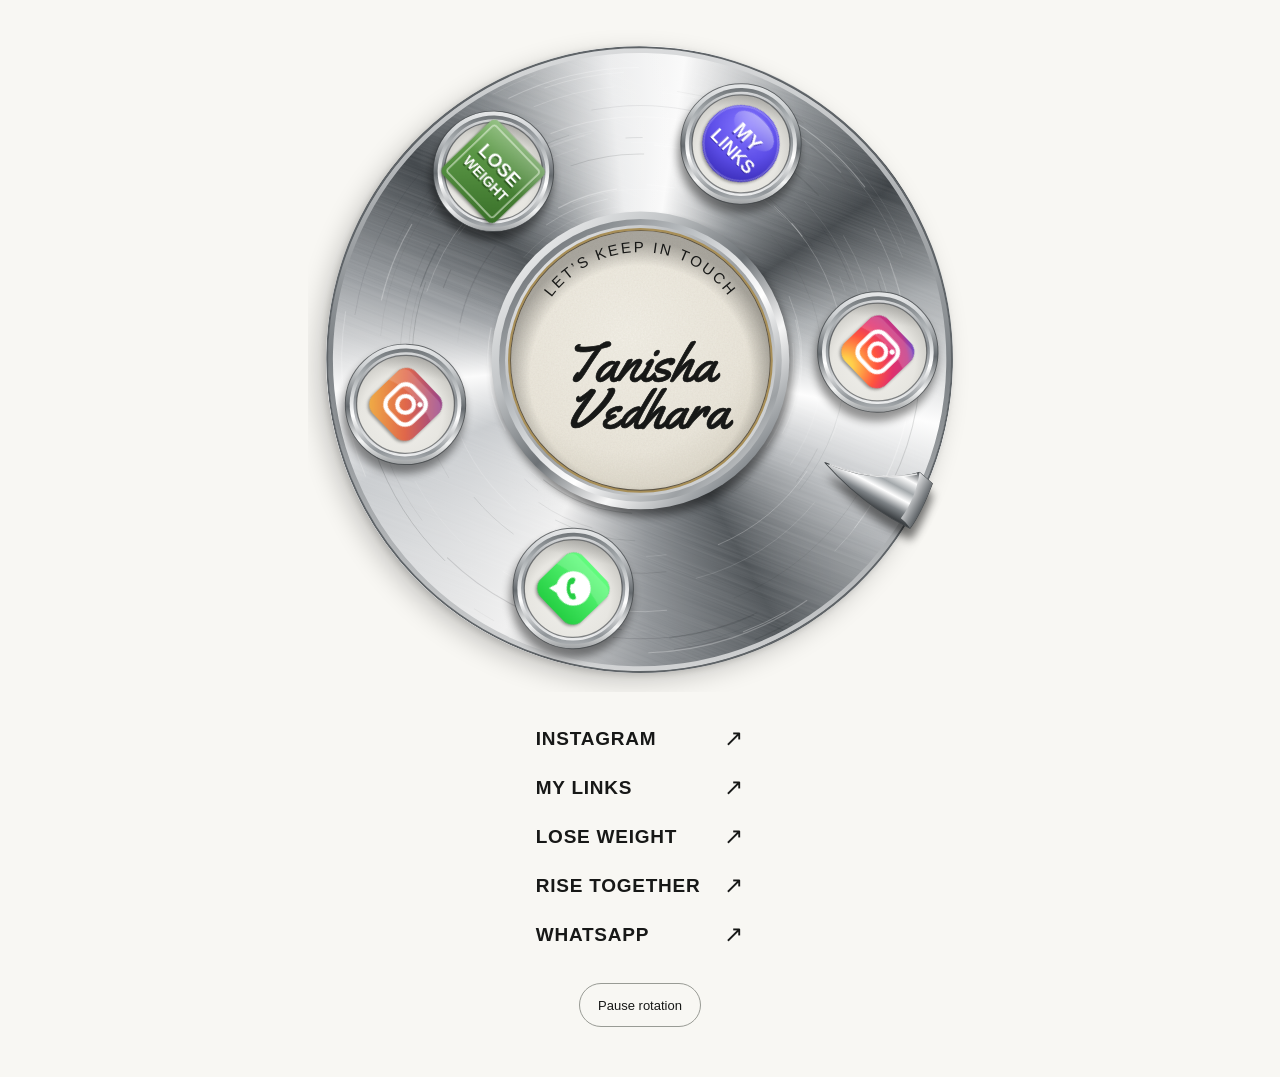
<file: index.html>
<!doctype html>
<html lang="en">
<head>
  <meta charset="utf-8">
  <meta name="viewport" content="width=device-width,initial-scale=1">
  <meta name="description" content="Tanisha Vedhara — Get Gut Smart. Instagram, links, lose weight plan, Rise Together and WhatsApp.">
  <title>Tanisha Vedhara</title>
  <style>
    @font-face { font-family:'Yellowtail'; src:url('assets/fonts/yellowtail.woff2') format('woff2'); font-display:block; }
    :root { color-scheme: light; --paper:#f8f7f3; --ink:#171817; }
    * { box-sizing:border-box; }
    body { margin:0; background:var(--paper); color:var(--ink); font-family:Arial,sans-serif; }
    main { width:min(100%,680px); margin:auto; padding:40px 20px 50px; }
    .dial { width:100%; aspect-ratio:1; position:relative; isolation:isolate; overflow:clip; overflow-clip-margin:12px; margin-bottom:34px; container-type:inline-size; }
    .mechanism { position:absolute; inset:1%; border-radius:50%; background:conic-gradient(from 200deg,#c9cccf,#fbfbfb 5%,#9a9ea2 11%,#3f4448 18%,#7b8084 23%,#e9eaeb 30%,#f9f9f9 34%,#7c8185 41%,#33383c 47%,#a6aaad 53%,#fdfdfd 60%,#babdc0 66%,#4f5458 74%,#8e9296 81%,#f0f0f0 89%,#c9cccf); box-shadow:0 12px 26px #0003,0 3px 6px #0002; }
    .plate { position:absolute; inset:0; width:100%; height:100%; border-radius:50%; }
    .connection { position:absolute; left:var(--x); top:var(--y); width:19%; aspect-ratio:1; min-width:44px; min-height:44px; border-radius:50%; transform:translate(-50%,-50%); display:grid; place-items:center; color:var(--accent); text-decoration:none; font-weight:700; font-size:clamp(15px,4.5vw,29px); -webkit-tap-highlight-color:transparent; }
    .connection img { width:50%; height:50%; object-fit:contain; filter:drop-shadow(0 2px 1.5px #0005) drop-shadow(0 0 .5px #0003); }
    .connection img.fill { width:66%; height:66%; }
    .connection[aria-disabled] { cursor:default; }
    .connection.is-selected { outline:3px solid var(--accent); outline-offset:-2px; }
    a:focus-visible, button:focus-visible { outline:3px solid #216dca; outline-offset:6px; }
    .center { position:absolute; inset:26.5%; pointer-events:none; }
    .center svg { position:absolute; inset:0; width:100%; height:100%; overflow:visible; }
    .arch { font:500 10px 'Gill Sans','Gill Sans MT','Trebuchet MS',Arial,sans-serif; letter-spacing:1.6px; fill:var(--ink); }
    h1 { position:absolute; inset:27% 4% 9%; margin:0; display:flex; flex-direction:column; justify-content:center; align-items:center; font-family:'Yellowtail','Brush Script MT',cursive; font-weight:400; font-size:25px; font-size:8.5cqw; line-height:.86; -webkit-text-stroke:.012em currentColor; text-align:center; white-space:nowrap; }
    h1 span:nth-child(2) { margin-left:.25em; }
    .stop { position:absolute; inset:0; width:100%; height:100%; pointer-events:none; overflow:visible; }
    .link-directory { width:max-content; max-width:100%; margin:0 auto; }
    .link-directory a, .pending { display:flex; gap:24px; align-items:center; justify-content:space-between; padding:9px 0; min-height:44px; text-decoration:none; color:inherit; font:600 clamp(16px,2.9vw,19px)/1.35 'Gill Sans','Gill Sans MT',Arial,sans-serif; text-transform:uppercase; letter-spacing:.04em; }
    .link-directory a:hover .label { text-decoration:underline; text-underline-offset:4px; }
    .link-directory li { list-style:none; }
    .link-directory ul { margin:0; padding:0; }
    .label { overflow-wrap:anywhere; }
    .arrow { flex-shrink:0; font-family:Arial,sans-serif; font-size:23px; font-weight:400; }
    .pending { color:#646563; }
    .pending small { font-size:10px; letter-spacing:0; white-space:nowrap; text-transform:none; }
    .controls { text-align:center; margin:24px 0 0; }
    button { min-height:44px; padding:10px 18px; color:inherit; border:1px solid #999b95; background:transparent; border-radius:30px; cursor:pointer; font:13px Arial,sans-serif; }
    .setup-note { max-width:420px; margin:25px auto 0; font-size:13px; line-height:1.5; text-align:center; color:#565955; }
    .sr-only { position:absolute; width:1px; height:1px; padding:0; margin:-1px; overflow:hidden; clip:rect(0,0,0,0); white-space:nowrap; border:0; }
    @media(max-width:480px) { main { padding:26px 20px 32px; } .dial { margin-bottom:30px; } }
  </style>
</head>
<body>
  <main>
    <div class="dial" aria-label="Rotary links">
      <div class="mechanism"></div>
      <div class="center">
        <svg viewBox="0 0 200 200" aria-hidden="true">
          <defs>
            <linearGradient id="bz1" x1="0" y1="0" x2="1" y2="1"><stop offset="0" stop-color="#fff"/><stop offset=".3" stop-color="#c4c7c9"/><stop offset=".5" stop-color="#6c7175"/><stop offset=".68" stop-color="#f7f7f7"/><stop offset=".85" stop-color="#8b9094"/><stop offset="1" stop-color="#3f4448"/></linearGradient>
            <linearGradient id="bz2" x1="0" y1="0" x2="1" y2="1"><stop offset="0" stop-color="#4c5155"/><stop offset=".35" stop-color="#b9bdc0"/><stop offset=".6" stop-color="#fff"/><stop offset=".8" stop-color="#9da1a4"/><stop offset="1" stop-color="#f1f2f2"/></linearGradient>
            <linearGradient id="bz3" x1="0" y1="0" x2="1" y2="1"><stop offset="0" stop-color="#f6f6f6"/><stop offset=".5" stop-color="#9ca0a3"/><stop offset="1" stop-color="#e9eaea"/></linearGradient>
            <radialGradient id="paper" cx=".45" cy=".4" r=".65"><stop offset="0" stop-color="#f3f0e7"/><stop offset=".7" stop-color="#ebe7dc"/><stop offset="1" stop-color="#d8d3c5"/></radialGradient>
            <radialGradient id="paper-shade" cx=".5" cy=".56" r=".52"><stop offset=".82" stop-color="#000" stop-opacity="0"/><stop offset="1" stop-color="#000" stop-opacity=".28"/></radialGradient>
            <filter id="soft" x="-20%" y="-20%" width="140%" height="140%"><feGaussianBlur stdDeviation="3"/></filter>
            <filter id="grain" x="0" y="0" width="100%" height="100%"><feTurbulence type="fractalNoise" baseFrequency=".9" numOctaves="2" seed="4"/><feColorMatrix values="0 0 0 0 .35  0 0 0 0 .3  0 0 0 0 .22  0 0 0 .55 0"/></filter>
            <clipPath id="paper-clip"><circle cx="100" cy="100" r="86"/></clipPath>
            <path id="name-arch" d="M 27 101 A 73 73 0 0 1 173 101"/>
          </defs>
          <circle cx="102" cy="105" r="99" fill="#000" opacity=".45" filter="url(#soft)"/>
          <circle cx="100" cy="100" r="99" fill="url(#bz1)"/>
          <circle cx="100" cy="100" r="94" fill="url(#bz2)"/>
          <circle cx="100" cy="100" r="90" fill="url(#bz3)"/>
          <circle cx="100" cy="100" r="88" fill="#a88f58"/>
          <circle cx="100" cy="100" r="86.6" fill="#5c5446"/>
          <circle cx="100" cy="100" r="86" fill="url(#paper)"/>
          <rect width="200" height="200" filter="url(#grain)" clip-path="url(#paper-clip)" opacity=".22"/>
          <circle cx="100" cy="100" r="86" fill="url(#paper-shade)"/>
          <text class="arch" text-anchor="middle"><textPath href="#name-arch" startOffset="50%"></textPath></text>
        </svg>
        <h1></h1>
      </div>
      <svg class="stop" viewBox="0 0 1000 1000" aria-hidden="true">
        <defs>
          <linearGradient id="stop-metal" x1="0" y1="0" x2="0" y2="1"><stop offset="0" stop-color="#4b5054"/><stop offset=".22" stop-color="#fbfbfb"/><stop offset=".42" stop-color="#a3a8ab"/><stop offset=".6" stop-color="#ffffff"/><stop offset=".8" stop-color="#7d8286"/><stop offset="1" stop-color="#34383b"/></linearGradient>
          <linearGradient id="stop-end" x1="0" y1="0" x2="1" y2="0"><stop offset="0" stop-color="#e9eaeb"/><stop offset="1" stop-color="#5b6064"/></linearGradient>
          <filter id="stop-shadow" x="-30%" y="-30%" width="160%" height="160%"><feGaussianBlur stdDeviation="7"/></filter>
        </defs>
        <g transform="translate(500 500) rotate(28)">
          <path d="M 330 6 C 382 2 432 -16 468 -50 L 494 -44 C 498 -12 499 14 496 34 C 444 36 384 26 330 6 Z" transform="translate(10 16)" fill="#000" opacity=".5" filter="url(#stop-shadow)"/>
          <path d="M 330 6 C 382 2 432 -16 468 -50 L 494 -44 C 498 -12 499 14 496 34 C 444 36 384 26 330 6 Z" fill="url(#stop-metal)" stroke="#43474a" stroke-width="1.5"/>
          <path d="M 468 -50 L 494 -44 C 498 -12 499 14 496 34 C 488 30 482 28 476 27 C 480 4 478 -24 468 -50 Z" fill="url(#stop-end)"/>
          <path d="M 338 5 C 386 0 432 -18 466 -46" fill="none" stroke="#fff" stroke-width="2.5" opacity=".8"/>
        </g>
      </svg>
    </div>
    <nav class="link-directory" aria-label="Tanisha Vedhara’s links"><ul></ul></nav>
    <div class="controls"><button class="motion-toggle" type="button" aria-pressed="false">Pause rotation</button></div>
    <p class="setup-note" hidden></p>
    <p id="dial-status" class="sr-only" aria-live="polite"></p>
    <noscript>This directory needs JavaScript to load its configured links. Please enable JavaScript.</noscript>
  </main>
  <script>
    // PERSONALIZE HERE. Use your exact public destinations. Leave unknown URLs empty.
    const SITE = {
      name: ['Tanisha', 'Vedhara'],
      arch: 'LET’S KEEP IN TOUCH',
      background: '#f8f7f3',
      ink: '#171817',
      autoplay: true,
      links: [
        { label:'Instagram', url:'https://www.instagram.com/getgutsmart/', initials:'IG', color:'#c13584', icon:'assets/instagram.svg' },
        { label:'My Links', url:'https://stan.store/Getgutsmart', initials:'ML', color:'#6355ff', icon:'assets/my-links.svg', fill:true },
        { label:'Lose Weight', url:'https://stan.store/Getgutsmart/p/ggs-plan', initials:'WP', color:'#4f8f3a', icon:'assets/lose-weight.svg', fill:true },
        { label:'Rise Together', url:'https://www.instagram.com/rise.with.tanisha/', initials:'RT', color:'#d4664a', icon:'assets/instagram-rise.svg' },
        { label:'WhatsApp', url:'https://wa.me/qr/TC26VTLGEKRXN1', initials:'WA', color:'#25d366', icon:'assets/whatsapp.svg' }
      ]
    };

    function safeDestination(value) {
      if (typeof value !== 'string' || !value.trim()) return null;
      try {
        const url = new URL(value.trim());
        if (['https:', 'http:'].includes(url.protocol)) return url.username || url.password ? null : url.href;
        if (url.protocol === 'mailto:' && /^[^\s@?]+@[^\s@?]+\.[^\s@?]+$/.test(url.pathname)) return url.href;
        if (url.protocol === 'tel:' && /^\+?[\d(). -]+$/.test(url.pathname) && /\d/.test(url.pathname)) return url.href;
      } catch {}
      return null;
    }

    // Same wind/hold/return model as the live rotary. Angles are degrees clockwise.
    const modulo = value => ((value % 360) + 360) % 360;
    const ease = value => value < .5 ? 4 * value ** 3 : 1 - (-2 * value + 2) ** 3 / 2;
    function createDialMotion({ angles, stopAngle = 11, reduced = false, onNavigate }) {
      let rotation = 0, paused = reduced, engaged = false, selection = null, elapsedAuto = 0, autoIndex = 0;
      const rest = 450, wind = 560, hold = 180, unwind = 920, cycle = rest + wind + hold + unwind;
      function automaticPosition() {
        const turn = modulo(stopAngle - angles[autoIndex]);
        if (elapsedAuto <= rest) return 0;
        if (elapsedAuto <= rest + wind) return turn * ease((elapsedAuto - rest) / wind);
        if (elapsedAuto <= rest + wind + hold) return turn;
        return turn * (1 - (elapsedAuto - rest - wind - hold) / unwind);
      }
      return {
        get rotation() { return rotation; },
        get paused() { return paused; },
        setEngaged(value) { engaged = value; },
        setPaused(value) { paused = value; },
        setReduced(value) { reduced = value; paused = value; if (selection && value) selection.duration = 0; },
        cancelSelection() { selection = null; rotation = 0; elapsedAuto = 0; },
        select(index, href) {
          const distance = modulo(stopAngle - angles[index] - rotation);
          selection = { start:rotation, end:rotation + distance, elapsed:0, duration:reduced ? 0 : 480 + distance * 1.6, href, index };
        },
        advance(elapsed) {
          if (!Number.isFinite(elapsed) || elapsed < 0) return;
          if (selection) {
            selection.elapsed += elapsed;
            const progress = selection.duration === 0 ? 1 : Math.min(selection.elapsed / selection.duration, 1);
            rotation = selection.start + (selection.end - selection.start) * ease(progress);
            if (selection.elapsed >= selection.duration + (reduced ? 0 : 180)) {
              const href = selection.href;
              autoIndex = selection.index; selection = null; rotation = modulo(rotation);
              elapsedAuto = rest + wind + hold;
              onNavigate(href);
            }
          } else if (!paused && !engaged) {
            elapsedAuto += elapsed;
            while (elapsedAuto >= cycle) { elapsedAuto -= cycle; autoIndex = (autoIndex + 1) % angles.length; }
            rotation = automaticPosition();
          }
        }
      };
    }

    // Plate artwork in a 1000-unit box (98% of the dial, matching .mechanism's inset). Holes sit 380 units out.
    function buildPlate(angles) {
      const NS = 'http://www.w3.org/2000/svg';
      let seed = 7; const random = () => (seed = (seed * 16807) % 2147483647) / 2147483647;
      const scratches = Array.from({ length: 170 }, () => {
        const r = 60 + random() * 425, start = random() * 360, sweep = 4 + random() * 38, a = start * Math.PI / 180, b = (start + sweep) * Math.PI / 180;
        const light = random() > .45;
        return `<path d="M ${500 + r * Math.cos(a)} ${500 + r * Math.sin(a)} A ${r} ${r} 0 0 1 ${500 + r * Math.cos(b)} ${500 + r * Math.sin(b)}" stroke="${light ? '#fff' : '#1d2124'}" stroke-opacity="${(light ? .22 : .12) * (.4 + random())}" stroke-width="${.6 + random() * 1.4}"/>`;
      }).join('');
      const holes = angles.map(angle => {
        const x = 500 + 380 * Math.cos(angle * Math.PI / 180), y = 500 + 380 * Math.sin(angle * Math.PI / 180);
        return `<g transform="translate(${x} ${y})">
          <circle cx="7" cy="11" r="98" fill="#000" opacity=".42" filter="url(#hole-shadow)"/>
          <circle r="96" fill="url(#rim-a)"/><circle r="96" fill="none" stroke="#3a3e41" stroke-width="1.5" opacity=".7"/>
          <circle r="89" fill="url(#rim-b)"/><circle r="83" fill="url(#rim-c)"/>
          <circle r="78" fill="url(#well)"/><circle r="78" fill="url(#well-shade)"/>
          <circle r="78" fill="none" stroke="#2c3033" stroke-width="2" opacity=".55"/>
        </g>`;
      }).join('');
      const wrapper = document.createElement('div');
      wrapper.innerHTML = `<svg class="plate" viewBox="0 0 1000 1000" aria-hidden="true">
        <defs>
          <linearGradient id="rim-a" x1="0" y1="0" x2="1" y2="1"><stop offset="0" stop-color="#fff"/><stop offset=".28" stop-color="#cfd2d4"/><stop offset=".52" stop-color="#666b6f"/><stop offset=".72" stop-color="#f3f4f4"/><stop offset="1" stop-color="#43484c"/></linearGradient>
          <linearGradient id="rim-b" x1="0" y1="0" x2="1" y2="1"><stop offset="0" stop-color="#3e4347"/><stop offset=".3" stop-color="#a5aaad"/><stop offset=".58" stop-color="#fff"/><stop offset=".8" stop-color="#8f9498"/><stop offset="1" stop-color="#f0f1f1"/></linearGradient>
          <linearGradient id="rim-c" x1="0" y1="0" x2="1" y2="1"><stop offset="0" stop-color="#fbfbfb"/><stop offset=".45" stop-color="#8a8f93"/><stop offset=".7" stop-color="#d7d9db"/><stop offset="1" stop-color="#ffffff"/></linearGradient>
          <radialGradient id="well" cx=".55" cy=".6" r=".6"><stop offset="0" stop-color="#f2f1ed"/><stop offset=".7" stop-color="#e7e6e1"/><stop offset="1" stop-color="#c9c8c3"/></radialGradient>
          <linearGradient id="well-shade" x1="0" y1="0" x2=".6" y2=".9"><stop offset="0" stop-color="#000" stop-opacity=".3"/><stop offset=".35" stop-color="#000" stop-opacity="0"/></linearGradient>
          <linearGradient id="edge" x1="0" y1="0" x2="1" y2="1"><stop offset="0" stop-color="#fff"/><stop offset=".5" stop-color="#7d8286"/><stop offset="1" stop-color="#f4f4f4"/></linearGradient>
          <radialGradient id="sheen" cx=".3" cy=".22" r=".7"><stop offset="0" stop-color="#fff" stop-opacity=".22"/><stop offset=".6" stop-color="#fff" stop-opacity="0"/></radialGradient>
          <filter id="hole-shadow" x="-30%" y="-30%" width="160%" height="160%"><feGaussianBlur stdDeviation="7"/></filter>
          <filter id="brushed" x="0" y="0" width="100%" height="100%"><feTurbulence type="fractalNoise" baseFrequency=".003 .35" numOctaves="2" seed="9"/><feColorMatrix values="0 0 0 0 1  0 0 0 0 1  0 0 0 0 1  0 0 0 .5 -.12"/></filter>
          <clipPath id="plate-clip"><circle cx="500" cy="500" r="497"/></clipPath>
        </defs>
        <g clip-path="url(#plate-clip)">
          <rect width="1000" height="1000" filter="url(#brushed)" opacity=".3" transform="rotate(-25 500 500)"/>
          <g fill="none" stroke-linecap="round">${scratches}</g>
          <circle cx="500" cy="500" r="497" fill="url(#sheen)"/>
        </g>
        <circle cx="500" cy="500" r="493" fill="none" stroke="url(#edge)" stroke-width="8"/>
        <circle cx="500" cy="500" r="498" fill="none" stroke="#5e6367" stroke-width="3"/>
        ${holes}
      </svg>`;
      return wrapper.firstElementChild;
    }

    const dial = document.querySelector('.dial');
    const mechanism = document.querySelector('.mechanism');
    const directory = document.querySelector('.link-directory ul');
    const toggle = document.querySelector('.motion-toggle');
    const status = document.querySelector('#dial-status');
    const note = document.querySelector('.setup-note');
    const reducedMotion = matchMedia('(prefers-reduced-motion: reduce)');
    if (SITE.links.length < 4 || SITE.links.length > 9) throw new Error('Use 4–9 circles, or adapt the artwork and layout first.');
    document.documentElement.style.setProperty('--paper', SITE.background);
    document.documentElement.style.setProperty('--ink', SITE.ink);
    document.title = SITE.name.join(' ');
    SITE.name.forEach(line => {
      const span = document.createElement('span'); span.textContent = line; document.querySelector('h1').append(span);
    });
    document.querySelector('textPath').textContent = SITE.arch;
    const angles = SITE.links.map((_, i) => -48 - 252 * i / (SITE.links.length - 1));
    mechanism.prepend(buildPlate(angles));
    const circles = [], textLinks = [];
    let missing = 0;
    SITE.links.forEach((item, i) => {
      const href = safeDestination(item.url);
      const circle = document.createElement(href ? 'a' : 'span');
      circle.className = 'connection';
      circle.style.setProperty('--x', `${50 + 38 * Math.cos(angles[i] * Math.PI / 180)}%`);
      circle.style.setProperty('--y', `${50 + 38 * Math.sin(angles[i] * Math.PI / 180)}%`);
      circle.style.setProperty('--accent', item.color || '#333');
      circle.setAttribute('aria-label', item.label + (href ? '' : ' — add your link'));
      circle.title = item.label + (href ? '' : ' — add your link');
      if (href) circle.href = href;
      else { circle.setAttribute('aria-disabled', 'true'); missing++; }
      const initials = document.createElement('span'); initials.textContent = item.initials || item.label.slice(0, 2); initials.setAttribute('aria-hidden', 'true');
      circle.append(initials);
      if (item.icon) {
        const image = document.createElement('img'); image.alt = ''; if (item.fill) image.className = 'fill'; image.src = item.icon; initials.hidden = true;
        image.addEventListener('error', () => { image.remove(); initials.hidden = false; }); circle.append(image);
      }
      const row = document.createElement('li');
      const link = document.createElement(href ? 'a' : 'span');
      if (href) link.href = href; else link.className = 'pending';
      const label = document.createElement('span'); label.className = 'label'; label.textContent = item.label; link.append(label);
      const end = document.createElement(href ? 'span' : 'small'); end.textContent = href ? '↗' : 'Add your link';
      if (href) { end.className = 'arrow'; end.setAttribute('aria-hidden', 'true'); }
      link.append(end); row.append(link); directory.append(row); mechanism.append(circle);
      circles.push(circle); textLinks.push(link);
    });
    if (missing) { note.hidden = false; note.textContent = `Starter preview: add your exact destinations in the SITE configuration. ${missing} ${missing === 1 ? 'circle is' : 'circles are'} waiting for a link.`; }

    let pointerInside = false, keyboardInside = false, touchHeld = false, previousTime;
    const motion = createDialMotion({ angles, reduced:reducedMotion.matches, onNavigate:href => {
      status.textContent = ''; circles.forEach(el => el.classList.remove('is-selected')); window.location.assign(href);
    }});
    if (!SITE.autoplay) motion.setPaused(true);
    function updateToggle() { toggle.setAttribute('aria-pressed', String(motion.paused)); toggle.textContent = motion.paused ? 'Resume rotation' : 'Pause rotation'; }
    function render() { mechanism.style.transform = `rotate(${motion.rotation}deg)`; }
    function updateEngagement() { motion.setEngaged(pointerInside || keyboardInside || touchHeld); }
    function select(event, index) {
      if (event.button !== 0 || event.metaKey || event.ctrlKey || event.shiftKey || event.altKey || event.defaultPrevented) return;
      event.preventDefault();
      status.textContent = `Opening ${SITE.links[index].label}`;
      circles.forEach((el, i) => el.classList.toggle('is-selected', index === i));
      motion.select(index, circles[index].href);
      if (reducedMotion.matches) { motion.advance(0); render(); }
    }
    circles.forEach((circle, i) => { if (circle.href) {
      circle.addEventListener('click', event => select(event, i));
      textLinks[i].addEventListener('click', event => select(event, i));
    }});
    dial.addEventListener('pointerdown', event => { if (event.pointerType === 'touch') { touchHeld = true; updateEngagement(); } });
    function releaseTouch(event) { if (event.pointerType === 'touch') { touchHeld = false; updateEngagement(); } }
    window.addEventListener('pointerup', releaseTouch); window.addEventListener('pointercancel', releaseTouch);
    dial.addEventListener('pointerenter', event => { if (event.pointerType !== 'touch') pointerInside = true; updateEngagement(); });
    dial.addEventListener('pointerleave', () => { pointerInside = false; updateEngagement(); });
    document.querySelector('main').addEventListener('focusin', () => { keyboardInside = document.activeElement.matches(':focus-visible'); updateEngagement(); });
    document.querySelector('main').addEventListener('focusout', () => requestAnimationFrame(() => { keyboardInside = Boolean(document.activeElement?.matches(':focus-visible')); updateEngagement(); }));
    toggle.addEventListener('click', () => { motion.setPaused(!motion.paused); updateToggle(); });
    reducedMotion.addEventListener('change', event => { motion.setReduced(event.matches); if (!SITE.autoplay) motion.setPaused(true); updateToggle(); });
    document.addEventListener('visibilitychange', () => { previousTime = undefined; });
    window.addEventListener('pageshow', () => { motion.cancelSelection(); touchHeld = false; pointerInside = false; updateEngagement(); previousTime = undefined; status.textContent = ''; circles.forEach(el => el.classList.remove('is-selected')); render(); });
    function frame(time) {
      const elapsed = previousTime === undefined ? 0 : Math.min(time - previousTime, 64); previousTime = time;
      if (!document.hidden) { motion.advance(elapsed); render(); }
      requestAnimationFrame(frame);
    }
    updateToggle(); render(); requestAnimationFrame(frame);
  </script>
</body>
</html>
</file>
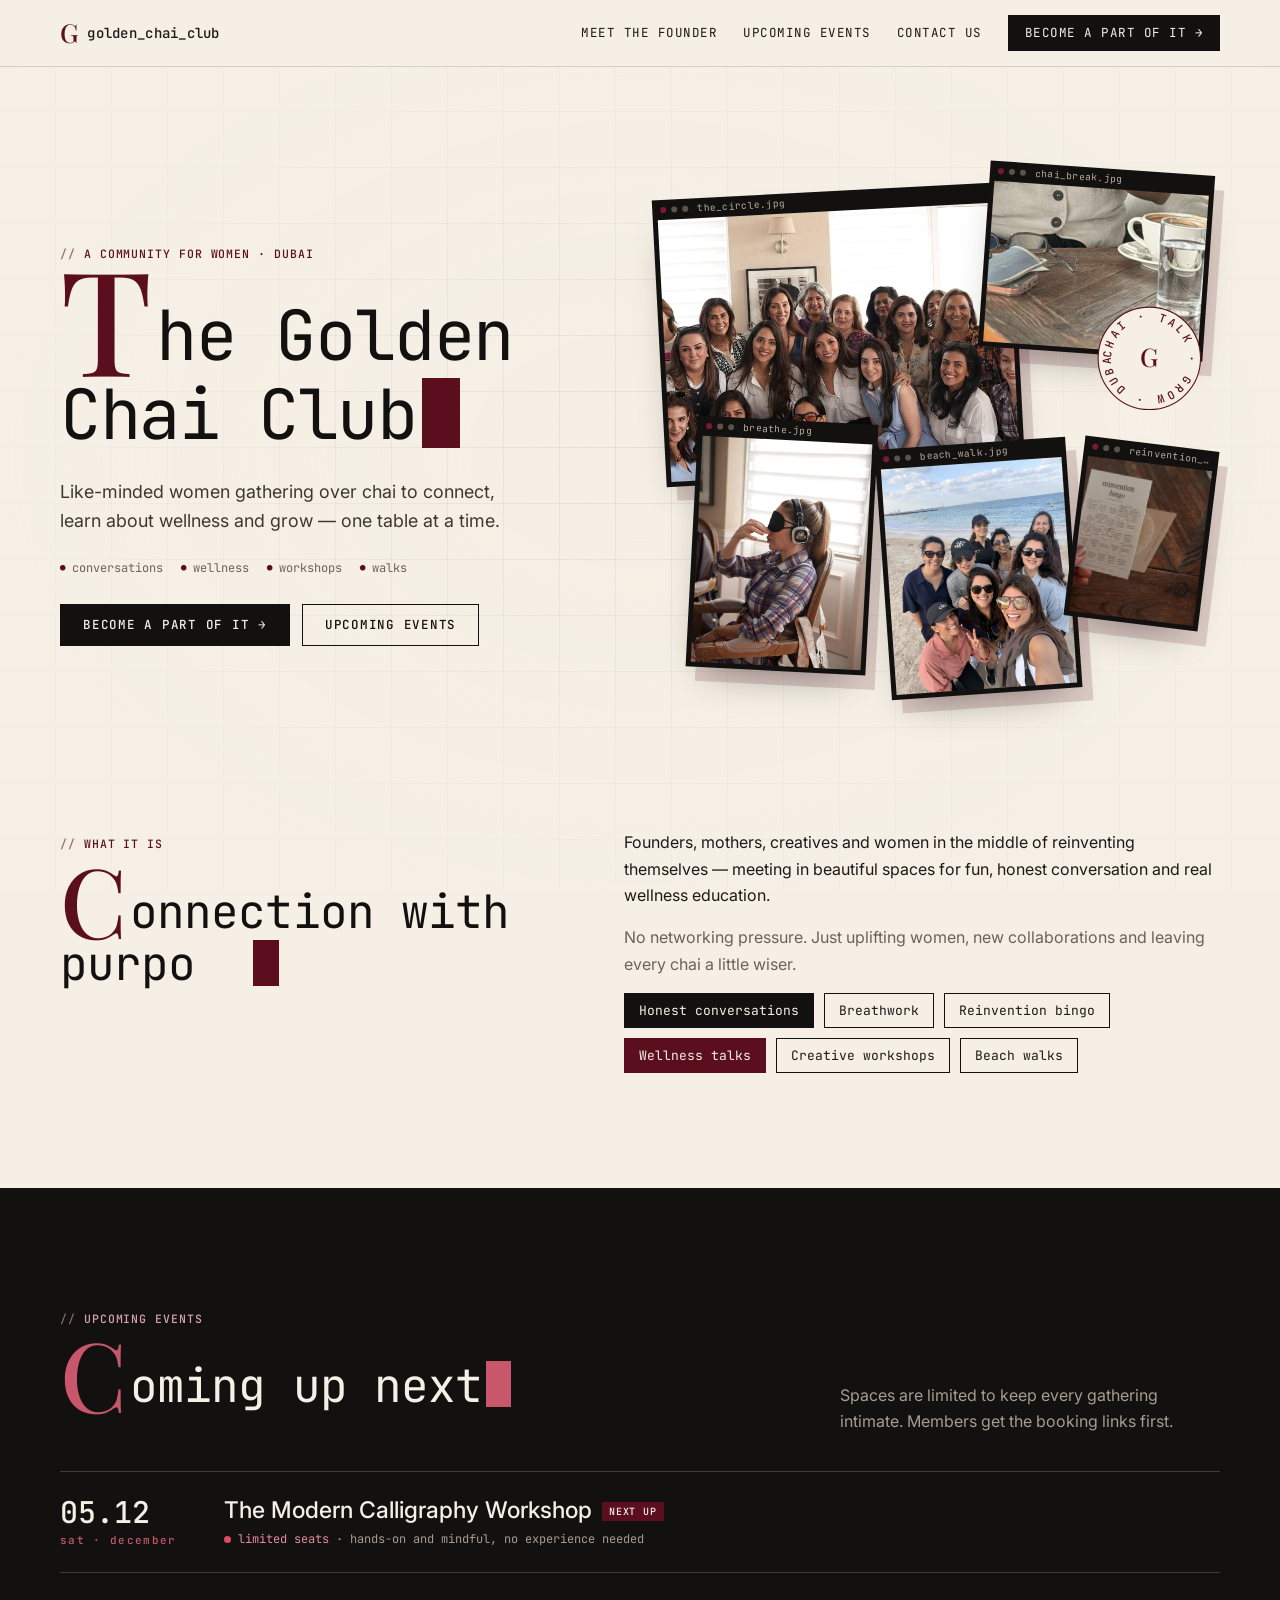
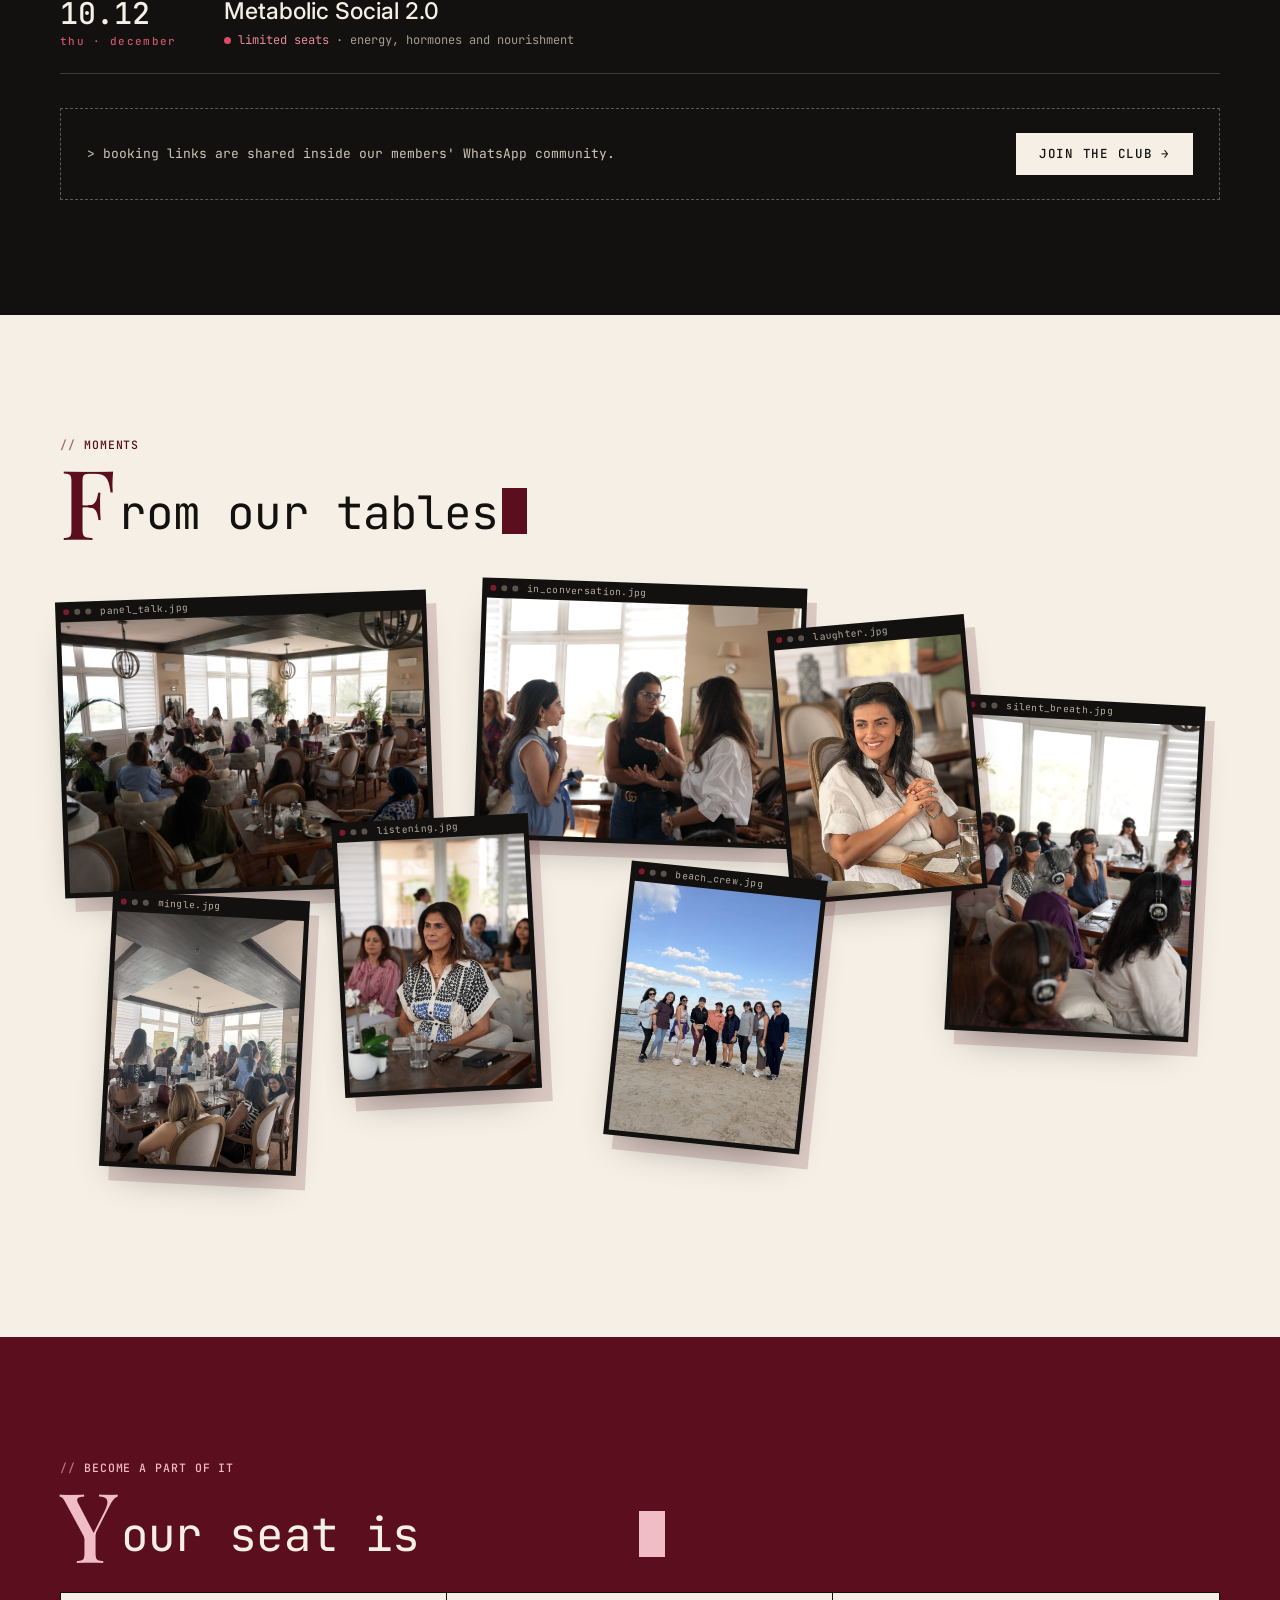
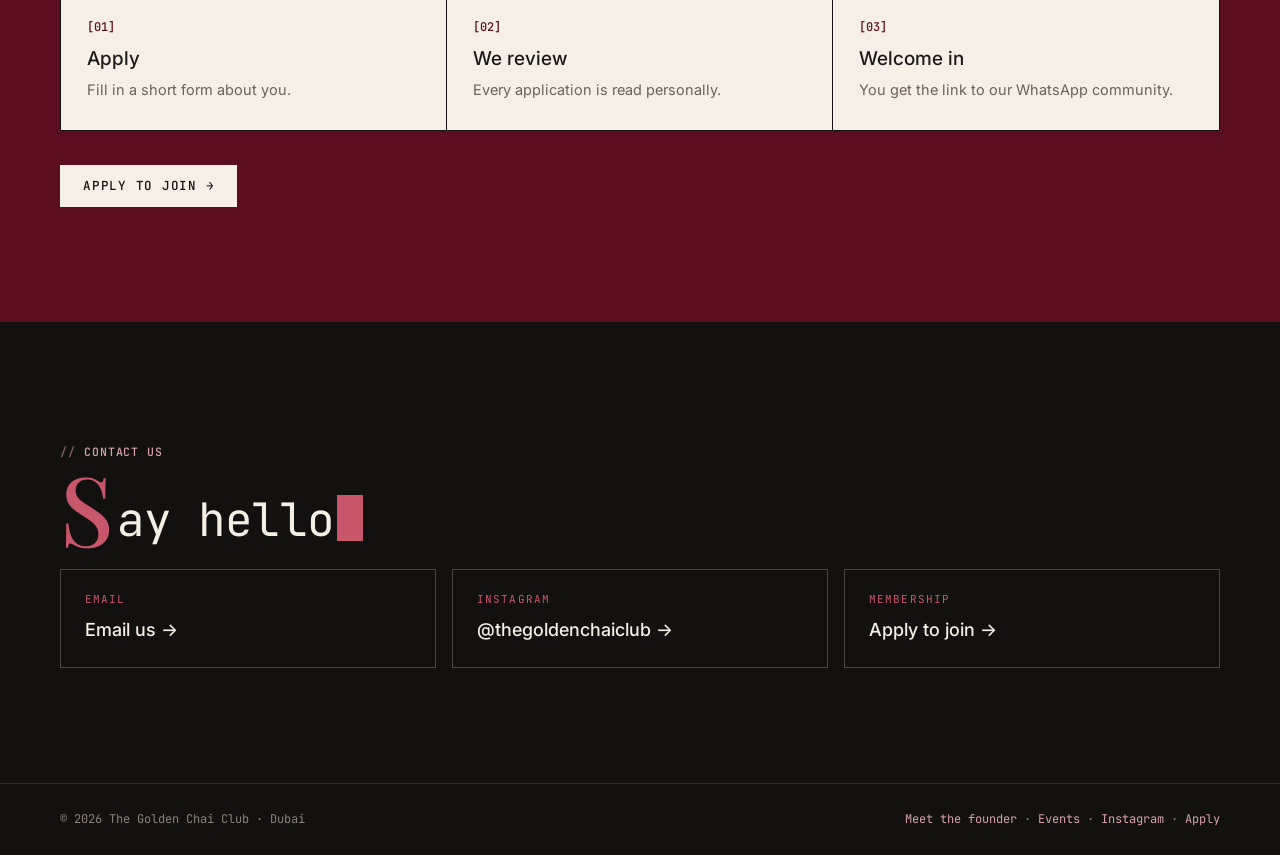
<file: golden-chai-club/index.html>
<!doctype html>
<html lang="en">
<head>
  <meta charset="utf-8">
  <meta name="viewport" content="width=device-width,initial-scale=1">
  <title>The Golden Chai Club — a community for women in Dubai</title>
  <meta name="description" content="A community for women in Dubai: honest conversations, wellness, workshops and walks over chai. Become a part of it and see upcoming events.">
  <meta property="og:title" content="The Golden Chai Club — a community for women in Dubai">
  <meta property="og:description" content="A community for women in Dubai: honest conversations, wellness, workshops and walks over chai. Become a part of it and see upcoming events.">
  <meta property="og:image" content="images/group.jpg">
  <link rel="preconnect" href="https://fonts.googleapis.com">
  <link rel="preconnect" href="https://fonts.gstatic.com" crossorigin>
  <link href="https://fonts.googleapis.com/css2?family=Inter:wght@400;500&family=JetBrains+Mono:wght@400;500&family=Playfair+Display:wght@500&display=swap" rel="stylesheet">
  <link rel="stylesheet" href="style.css">
</head>
<body>
<header>
  <nav class="wrap" aria-label="Main">
    <a class="logo" href="index.html"><b>G</b>golden_chai_club</a>
    <button class="menu" type="button" aria-expanded="false" aria-controls="navlinks">MENU</button>
    <div class="navlinks" id="navlinks">
      <a href="story.html">Meet the founder</a>
      <a href="index.html#events">Upcoming events</a>
      <a href="index.html#contact">Contact us</a>
      <a class="btn" href="index.html#join">Become a part of it →</a>
    </div>
  </nav>
</header>
<main>

  <section class="hero">
    <div class="wrap">
      <div class="reveal">
        <span class="tag">a community for women · dubai</span>
        <h1 class="type xl">The Golden Chai Club</h1>
        <p class="lede">Like-minded women gathering over chai to connect, learn about wellness and grow — one table at a time.</p>
        <div class="meta"><span>conversations</span><span>wellness</span><span>workshops</span><span>walks</span></div>
        <div class="actions">
          <a class="btn" href="#join">Become a part of it →</a>
          <a class="btn ghost" href="#events">Upcoming events</a>
        </div>
      </div>
      <div class="collage reveal" data-m style="--ar:1/1.02;--mar:1/1.1">
        <figure class="frame " style="--x:0%;--y:6%;--w:64%;--ia:4/3;--r:-3deg;--z:2;--mx:0%;--my:4%;--mw:70%"><div class="bar"><i></i><i></i><i></i><span>the_circle.jpg</span></div><img src="images/group-zoom.jpg" alt="Members of the Golden Chai Club smiling together" loading="lazy"></figure>
        <figure class="frame " style="--x:58%;--y:2%;--w:40%;--ia:4/3;--r:4deg;--z:3;--mx:56%;--my:2%;--mw:44%"><div class="bar"><i></i><i></i><i></i><span>chai_break.jpg</span></div><img src="images/coffee-zoom.jpg" alt="Coffee cups and glasses on a wooden table" loading="lazy"></figure>
        <figure class="frame " style="--x:6%;--y:46%;--w:32%;--ia:3/4;--r:3deg;--z:4;--mx:2%;--my:46%;--mw:36%"><div class="bar"><i></i><i></i><i></i><span>breathe.jpg</span></div><img src="images/breathwork.jpg" alt="A member during a breathwork session" loading="lazy"></figure>
        <figure class="frame " style="--x:40%;--y:50%;--w:34%;--ia:4/5;--r:-4deg;--z:5;--mx:38%;--my:52%;--mw:36%"><div class="bar"><i></i><i></i><i></i><span>beach_walk.jpg</span></div><img src="images/beach-selfie.jpg" alt="Members on a beach walk" loading="lazy"></figure>
        <figure class="frame " style="--x:74%;--y:50%;--w:24%;--ia:4/5;--r:7deg;--z:6;--mx:72%;--my:56%;--mw:27%"><div class="bar"><i></i><i></i><i></i><span>reinvention_bingo.jpg</span></div><img src="images/bingo-zoom.jpg" alt="Close-up of a Reinvention Bingo card" loading="lazy"></figure>
        <div class="stamp" style="--x:78%;--y:26%;--w:19%" aria-hidden="true"><svg viewBox="0 0 100 100"><defs><path id="c7826" d="M50,50 m-36,0 a36,36 0 1,1 72,0 a36,36 0 1,1 -72,0"/></defs><circle cx="50" cy="50" r="48" stroke-width="1"/><text><textPath href="#c7826">chai · talk · grow · dubai · chai · talk · grow ·</textPath></text><text x="50" y="58" text-anchor="middle" style="font:500 24px 'Playfair Display',serif;fill:#5b0f1e;letter-spacing:0">G</text></svg></div>
      </div>
    </div>
  </section>

  <section id="about" style="padding-top:0">
    <div class="wrap split">
      <div class="reveal">
        <span class="tag">what it is</span>
        <h2 class="type">Connection with purpose</h2>
      </div>
      <div class="reveal">
        <p>Founders, mothers, creatives and women in the middle of reinventing themselves — meeting in beautiful spaces for fun, honest conversation and real wellness education.</p>
        <p style="color:var(--muted)">No networking pressure. Just uplifting women, new collaborations and leaving every chai a little wiser.</p>
        <div class="chips"><span>Honest conversations</span><span>Breathwork</span><span>Reinvention bingo</span><span>Wellness talks</span><span>Creative workshops</span><span>Beach walks</span></div>
      </div>
    </div>
  </section>

  <section class="dark" id="events">
    <div class="wrap">
      <div class="ev-head reveal">
        <div><span class="tag">upcoming events</span><h2 class="type">Coming up next</h2></div>
        <p class="muted">Spaces are limited to keep every gathering intimate. Members get the booking links first.</p>
      </div>
      <div class="events">
        <article class="event" data-date="2026-11-19">
          <div class="d">19.11<small>thu · november</small></div>
          <div><h3>The Visibility Table — Be Seen</h3><p><span class="live">limited seats</span> · owning your voice, story and space</p></div>
        </article>
        <article class="event" data-date="2026-11-25">
          <div class="d">25.11<small>wed · november</small></div>
          <div><h3>Soul &amp; Body Connection</h3><p><span class="live">limited seats</span> · slow down, breathe, reconnect</p></div>
        </article>
        <article class="event" data-date="2026-12-05">
          <div class="d">05.12<small>sat · december</small></div>
          <div><h3>The Modern Calligraphy Workshop</h3><p><span class="live">limited seats</span> · hands-on and mindful, no experience needed</p></div>
        </article>
        <article class="event" data-date="2026-12-10">
          <div class="d">10.12<small>thu · december</small></div>
          <div><h3>Metabolic Social 2.0</h3><p><span class="live">limited seats</span> · energy, hormones and nourishment</p></div>
        </article>
      </div>
      <p class="none">&gt; new gatherings are brewing — become a part of it to hear first.</p>
      <div class="ev-join reveal">
        <p>&gt; booking links are shared inside our members' WhatsApp community.</p>
        <a class="btn" href="#join">Join the club →</a>
      </div>
    </div>
  </section>

  <section id="moments">
    <div class="wrap">
      <div class="reveal" style="margin-bottom:30px"><span class="tag">moments</span><h2 class="type">From our tables</h2></div>
      <div class="collage reveal" data-m style="--ar:16/9;--mar:1/1.42">
        <figure class="frame " style="--x:0%;--y:4%;--w:32%;--ia:4/3;--r:-2deg;--z:2;--mx:0%;--my:1%;--mw:60%"><div class="bar"><i></i><i></i><i></i><span>panel_talk.jpg</span></div><img src="images/panel.jpg" alt="A panel conversation with members listening" loading="lazy"></figure>
        <figure class="frame " style="--x:36%;--y:2%;--w:28%;--ia:4/3;--r:2deg;--z:3;--mx:40%;--my:12%;--mw:58%"><div class="bar"><i></i><i></i><i></i><span>in_conversation.jpg</span></div><img src="images/conversation.jpg" alt="Members in conversation" loading="lazy"></figure>
        <figure class="frame " style="--x:4%;--y:50%;--w:17%;--ia:3/4;--r:3deg;--z:5;--mx:4%;--my:30%;--mw:34%"><div class="bar"><i></i><i></i><i></i><span>mingle.jpg</span></div><img src="images/mingle.jpg" alt="Members mingling around a book display" loading="lazy"></figure>
        <figure class="frame " style="--x:24%;--y:38%;--w:17%;--ia:3/4;--r:-3deg;--z:6;--mx:34%;--my:44%;--mw:32%"><div class="bar"><i></i><i></i><i></i><span>listening.jpg</span></div><img src="images/listening.jpg" alt="A member listening intently" loading="lazy"></figure>
        <figure class="frame " style="--x:62%;--y:8%;--w:17%;--ia:3/4;--r:-5deg;--z:4;--mx:62%;--my:34%;--mw:34%"><div class="bar"><i></i><i></i><i></i><span>laughter.jpg</span></div><img src="images/smile.jpg" alt="A member laughing during a conversation" loading="lazy"></figure>
        <figure class="frame hide-m" style="--x:77%;--y:20%;--w:21%;--ia:3/4;--r:3deg;--z:3"><div class="bar"><i></i><i></i><i></i><span>silent_breath.jpg</span></div><img src="images/breathwork-room.jpg" alt="A room of women during breathwork" loading="lazy"></figure>
        <figure class="frame " style="--x:48%;--y:46%;--w:17%;--ia:3/4;--r:6deg;--z:7;--mx:28%;--my:66%;--mw:36%"><div class="bar"><i></i><i></i><i></i><span>beach_crew.jpg</span></div><img src="images/beach-group.jpg" alt="Members together on the beach" loading="lazy"></figure>
      </div>
    </div>
  </section>

  <section class="burgundy" id="join">
    <div class="wrap">
      <div class="reveal"><span class="tag">become a part of it</span><h2 class="type">Your seat is waiting</h2></div>
      <div class="steps reveal" style="color:var(--ink)">
        <div class="step"><b>[01]</b><h3>Apply</h3><p>Fill in a short form about you.</p></div>
        <div class="step"><b>[02]</b><h3>We review</h3><p>Every application is read personally.</p></div>
        <div class="step"><b>[03]</b><h3>Welcome in</h3><p>You get the link to our WhatsApp community.</p></div>
      </div>
      <a class="btn reveal" style="background:var(--paper);color:var(--black);border-color:var(--paper)" href="https://form.jotform.com/263192337664059" target="_blank" rel="noopener">Apply to join →</a>
    </div>
  </section>

  <section class="dark" id="contact">
    <div class="wrap">
      <div class="reveal"><span class="tag">contact us</span><h2 class="type">Say hello</h2></div>
      <div class="contact-grid reveal">
        <a href="mailto:getgutsmart@gmail.com"><small>email</small><span>Email us →</span></a>
        <a href="https://www.instagram.com/thegoldenchaiclub/" target="_blank" rel="noopener"><small>instagram</small><span>@thegoldenchaiclub →</span></a>
        <a href="https://form.jotform.com/263192337664059" target="_blank" rel="noopener"><small>membership</small><span>Apply to join →</span></a>
      </div>
    </div>
  </section>
</main>
<footer>
  <div class="wrap">
    <span>© <span class="yr">2026</span> The Golden Chai Club · Dubai</span>
    <span><a href="story.html">Meet the founder</a> · <a href="index.html#events">Events</a> · <a href="https://www.instagram.com/thegoldenchaiclub/" target="_blank" rel="noopener">Instagram</a> · <a href="https://form.jotform.com/263192337664059" target="_blank" rel="noopener">Apply</a></span>
  </div>
</footer>
<script src="site.js"></script>
</body>
</html>
</file>
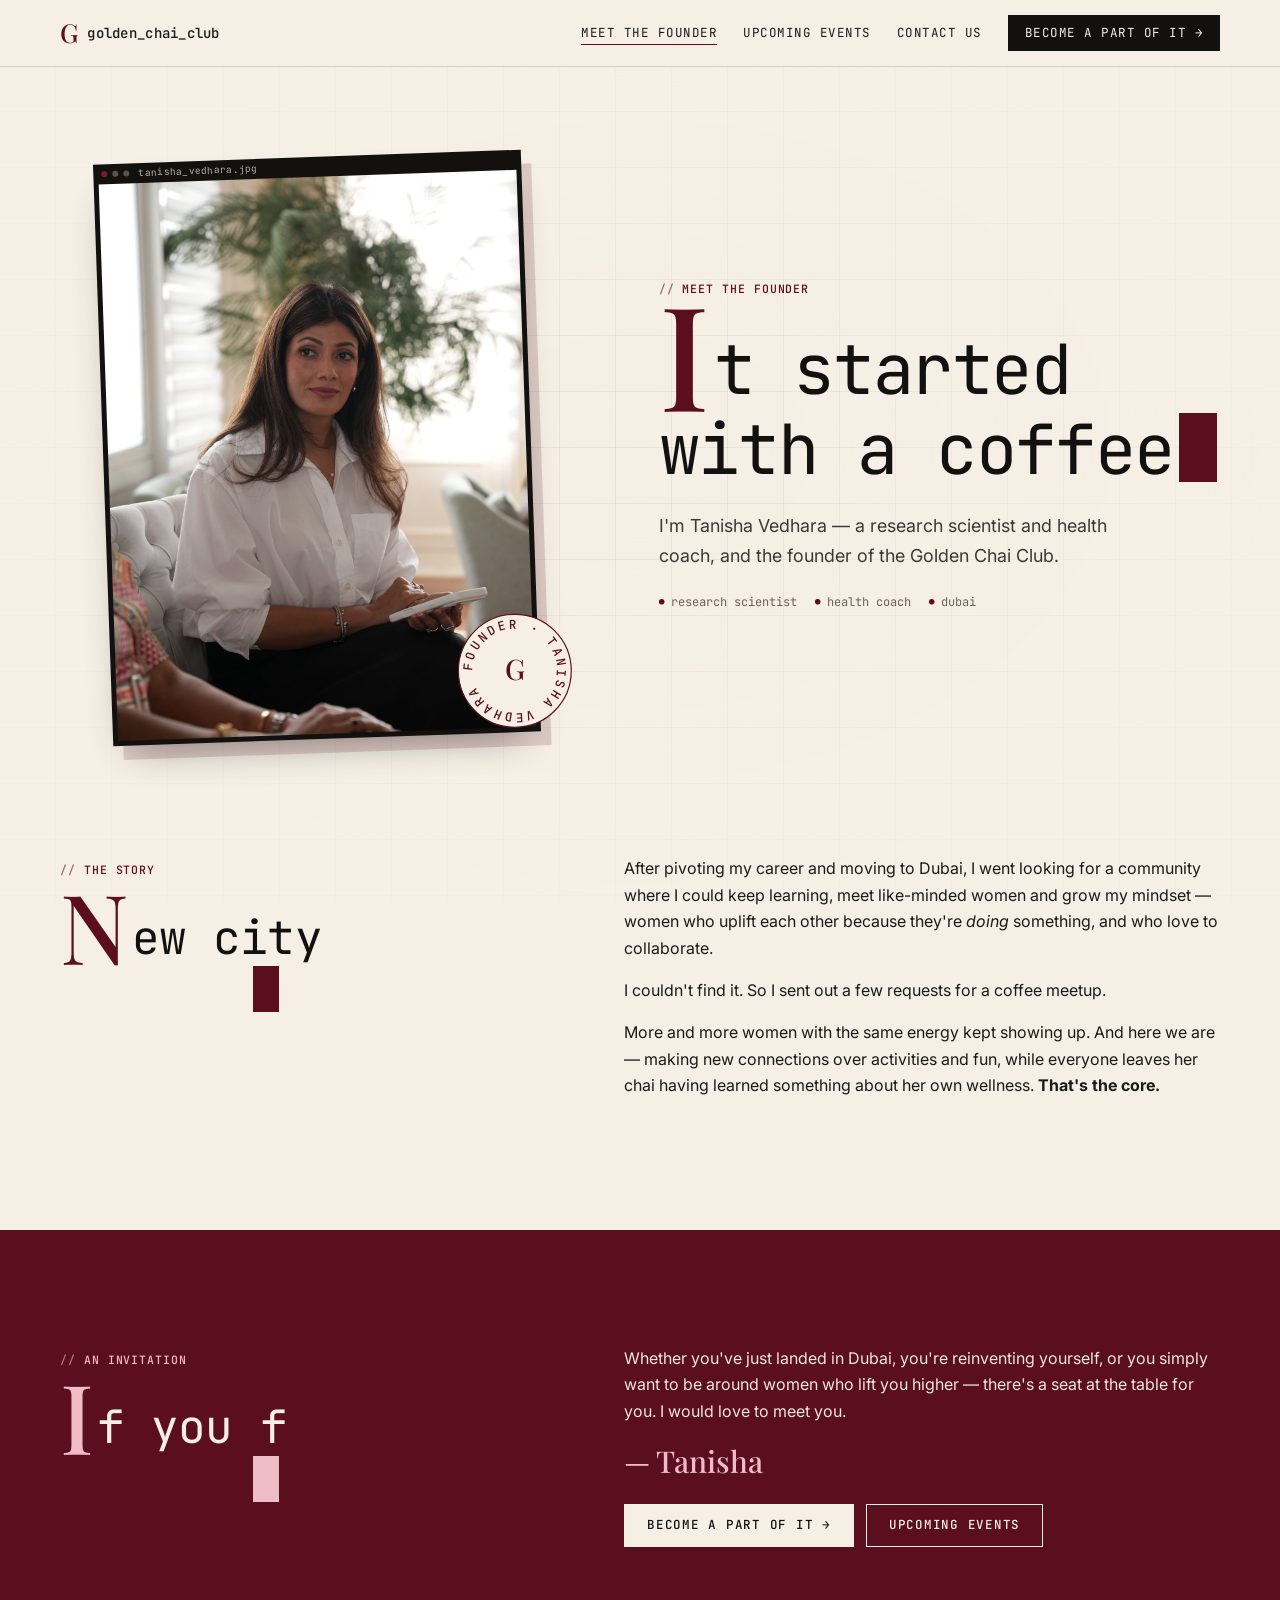
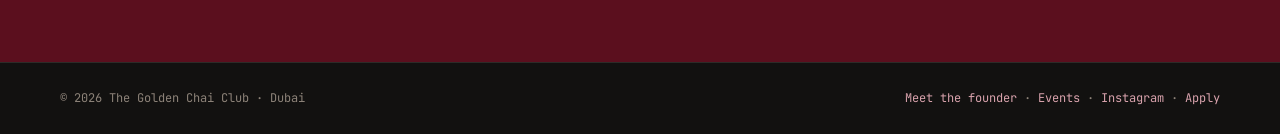
<file: golden-chai-club/story.html>
<!doctype html>
<html lang="en">
<head>
  <meta charset="utf-8">
  <meta name="viewport" content="width=device-width,initial-scale=1">
  <title>Meet the founder — The Golden Chai Club</title>
  <meta name="description" content="How the Golden Chai Club began: a research scientist and health coach, a move to Dubai, and a few coffee meetups that grew into a community.">
  <meta property="og:title" content="Meet the founder — The Golden Chai Club">
  <meta property="og:description" content="How the Golden Chai Club began: a research scientist and health coach, a move to Dubai, and a few coffee meetups that grew into a community.">
  <meta property="og:image" content="images/host.jpg">
  <link rel="preconnect" href="https://fonts.googleapis.com">
  <link rel="preconnect" href="https://fonts.gstatic.com" crossorigin>
  <link href="https://fonts.googleapis.com/css2?family=Inter:wght@400;500&family=JetBrains+Mono:wght@400;500&family=Playfair+Display:wght@500&display=swap" rel="stylesheet">
  <link rel="stylesheet" href="style.css">
</head>
<body>
<header>
  <nav class="wrap" aria-label="Main">
    <a class="logo" href="index.html"><b>G</b>golden_chai_club</a>
    <button class="menu" type="button" aria-expanded="false" aria-controls="navlinks">MENU</button>
    <div class="navlinks" id="navlinks">
      <a href="story.html" aria-current="page">Meet the founder</a>
      <a href="index.html#events">Upcoming events</a>
      <a href="index.html#contact">Contact us</a>
      <a class="btn" href="index.html#join">Become a part of it →</a>
    </div>
  </nav>
</header>
<main>

  <section class="hero">
    <div class="wrap">
      <div class="collage reveal" data-m style="--ar:1/1.12;--mar:1/1.15">
        <figure class="frame " style="--x:8%;--y:0%;--w:80%;--ia:3/4;--r:-2deg;--z:3;--mx:6%;--my:0%;--mw:82%"><div class="bar"><i></i><i></i><i></i><span>tanisha_vedhara.jpg</span></div><img src="images/host.jpg" alt="Tanisha Vedhara, founder of the Golden Chai Club" loading="lazy"></figure>
        <div class="stamp" style="--x:74%;--y:76%;--w:22%" aria-hidden="true"><svg viewBox="0 0 100 100"><defs><path id="c7476" d="M50,50 m-36,0 a36,36 0 1,1 72,0 a36,36 0 1,1 -72,0"/></defs><circle cx="50" cy="50" r="48" stroke-width="1"/><text><textPath href="#c7476">founder · tanisha vedhara · founder · tanisha ·</textPath></text><text x="50" y="58" text-anchor="middle" style="font:500 24px 'Playfair Display',serif;fill:#5b0f1e;letter-spacing:0">G</text></svg></div>
      </div>
      <div class="reveal">
        <span class="tag">meet the founder</span>
        <h1 class="type xl">It started with a coffee</h1>
        <p class="lede">I'm Tanisha Vedhara — a research scientist and health coach, and the founder of the Golden Chai Club.</p>
        <div class="meta"><span>research scientist</span><span>health coach</span><span>dubai</span></div>
      </div>
    </div>
  </section>

  <section style="padding-top:0">
    <div class="wrap split">
      <div class="reveal"><span class="tag">the story</span><h2 class="type">New city, new chapter</h2></div>
      <div class="reveal">
        <p>After pivoting my career and moving to Dubai, I went looking for a community where I could keep learning, meet like-minded women and grow my mindset — women who uplift each other because they're <em>doing</em> something, and who love to collaborate.</p>
        <p>I couldn't find it. So I sent out a few requests for a coffee meetup.</p>
        <p>More and more women with the same energy kept showing up. And here we are — making new connections over activities and fun, while everyone leaves her chai having learned something about her own wellness. <strong>That's the core.</strong></p>
      </div>
    </div>
  </section>

  <section class="burgundy">
    <div class="wrap split">
      <div class="reveal"><span class="tag">an invitation</span><h2 class="type">If you feel aligned</h2></div>
      <div class="reveal">
        <p>Whether you've just landed in Dubai, you're reinventing yourself, or you simply want to be around women who lift you higher — there's a seat at the table for you. I would love to meet you.</p>
        <p style="font:500 30px/1 var(--serif);color:#f0bcc5;margin:22px 0 28px">— Tanisha</p>
        <div class="actions">
          <a class="btn" style="background:var(--paper);color:var(--black);border-color:var(--paper)" href="index.html#join">Become a part of it →</a>
          <a class="btn ghost" style="color:var(--paper);border-color:var(--paper)" href="index.html#events">Upcoming events</a>
        </div>
      </div>
    </div>
  </section>
</main>
<footer>
  <div class="wrap">
    <span>© <span class="yr">2026</span> The Golden Chai Club · Dubai</span>
    <span><a href="story.html">Meet the founder</a> · <a href="index.html#events">Events</a> · <a href="https://www.instagram.com/thegoldenchaiclub/" target="_blank" rel="noopener">Instagram</a> · <a href="https://form.jotform.com/263192337664059" target="_blank" rel="noopener">Apply</a></span>
  </div>
</footer>
<script src="site.js"></script>
</body>
</html>
</file>
<file: golden-chai-club/style.css>
:root{
  --beige:#ece3d4; --paper:#f5efe5; --sand:#d9ccb7; --black:#121110; --ink:#1c1a18;
  --burgundy:#5b0f1e; --wine:#7a1a2c; --muted:#6c6258; --line:rgba(18,17,16,.14);
  --serif:'Playfair Display',Georgia,serif;
  --mono:'JetBrains Mono',ui-monospace,Menlo,Consolas,monospace;
  --sans:'Inter',system-ui,-apple-system,'Segoe UI',Arial,sans-serif;
}
*{box-sizing:border-box}
html{scroll-behavior:smooth}
body{margin:0;color:var(--ink);font:400 16px/1.65 var(--sans);-webkit-font-smoothing:antialiased;
  background:var(--paper);
  background-image:linear-gradient(var(--line) 1px,transparent 1px),linear-gradient(90deg,var(--line) 1px,transparent 1px);
  background-size:56px 56px;background-position:-1px -1px;background-attachment:fixed}
body::before{content:"";position:fixed;inset:0;background:radial-gradient(ellipse at center,rgba(245,239,229,.55),rgba(245,239,229,.92) 70%);pointer-events:none;z-index:-1}
img{display:block;max-width:100%}
a{color:inherit}
p{margin:0 0 1em}
.wrap{width:min(1160px,100% - 40px);margin-inline:auto}
section{padding:clamp(70px,9vw,120px) 0;position:relative}
:focus-visible{outline:2px solid var(--burgundy);outline-offset:4px}

/* labels */
.tag{display:inline-flex;align-items:center;gap:8px;font:500 11.5px/1 var(--mono);letter-spacing:.08em;text-transform:uppercase;color:var(--burgundy)}
.tag::before{content:"//";opacity:.6}
.dark .tag{color:#d9a3ad}

/* headings: big serif first letter + typed mono */
.type{font:400 clamp(28px,3.8vw,46px)/1.15 var(--mono);letter-spacing:-.02em;color:var(--black);margin:30px 0 22px}
.type .cap{font:500 2.1em/0 var(--serif);color:var(--burgundy);margin-right:.04em;vertical-align:-.12em}
.type .ch{opacity:0}
.type .ch.on{opacity:1}
.type .caret{display:inline-block;width:.55em;height:1em;margin-left:.08em;background:var(--burgundy);vertical-align:-.12em;animation:blink 1s steps(1) infinite}
@keyframes blink{50%{opacity:0}}
.dark .type{color:var(--paper)}
.dark .type .cap{color:#c9576b}
.dark .type .caret{background:#c9576b}
.type.xl{font-size:clamp(34px,5.4vw,70px)}

/* buttons */
.btn{display:inline-flex;align-items:center;gap:10px;padding:14px 22px;border:1px solid var(--black);background:var(--black);color:var(--paper);text-decoration:none;font:500 12.5px/1 var(--mono);letter-spacing:.06em;text-transform:uppercase;transition:background .2s,color .2s,border-color .2s,transform .2s}
.btn:hover{background:var(--burgundy);border-color:var(--burgundy);transform:translate(-2px,-2px);box-shadow:4px 4px 0 var(--black)}
.btn.ghost{background:transparent;color:var(--black)}
.btn.ghost:hover{color:var(--paper)}
.dark .btn{background:var(--paper);color:var(--black);border-color:var(--paper)}
.dark .btn:hover{background:var(--burgundy);color:var(--paper);border-color:var(--burgundy);box-shadow:4px 4px 0 var(--paper)}
.dark .btn.ghost{background:transparent;color:var(--paper)}

/* header */
header{position:sticky;top:0;z-index:30;background:rgba(245,239,229,.86);backdrop-filter:blur(10px);border-bottom:1px solid var(--line)}
nav{display:flex;align-items:center;justify-content:space-between;gap:20px;height:66px}
.logo{text-decoration:none;font:500 14px/1 var(--mono);letter-spacing:.02em;display:flex;align-items:center;gap:8px;white-space:nowrap}
.logo b{font:500 26px/0 var(--serif);color:var(--burgundy)}
.navlinks{display:flex;align-items:center;gap:26px}
.navlinks a{text-decoration:none;font:400 12.5px/1 var(--mono);letter-spacing:.04em;text-transform:uppercase;position:relative;padding:6px 0}
.navlinks a:not(.btn)::after{content:"";position:absolute;left:0;right:100%;bottom:0;height:1px;background:var(--burgundy);transition:right .25s}
.navlinks a:not(.btn):hover::after,.navlinks a[aria-current]::after{right:0}
.navlinks .btn{padding:11px 16px}
.menu{display:none;background:none;border:1px solid var(--black);font:500 12px/1 var(--mono);padding:10px 12px;cursor:pointer;color:var(--black)}
@media(max-width:900px){
  .menu{display:block}
  .navlinks{position:absolute;top:66px;left:0;right:0;flex-direction:column;align-items:stretch;gap:0;background:var(--paper);border-bottom:1px solid var(--line);padding:6px 20px 18px;display:none}
  .navlinks.open{display:flex}
  .navlinks a{padding:14px 0;border-bottom:1px solid var(--line)}
  .navlinks .btn{margin-top:14px;justify-content:center;border-bottom:1px solid var(--black)}
}

/* hero */
.hero{padding:clamp(50px,7vw,90px) 0 clamp(60px,8vw,100px)}
.hero .wrap{display:grid;grid-template-columns:1fr 1.05fr;gap:clamp(30px,5vw,70px);align-items:center}
.hero .lede{font-size:clamp(16px,1.4vw,18px);max-width:470px;color:#3d3833}
.meta{display:flex;flex-wrap:wrap;gap:8px 18px;margin:26px 0 30px;font:400 12px/1 var(--mono);color:var(--muted)}
.meta span::before{content:"●";color:var(--burgundy);margin-right:7px;font-size:9px;vertical-align:1px}
.actions{display:flex;gap:12px;flex-wrap:wrap}
@media(max-width:900px){.hero .wrap{grid-template-columns:1fr}}

/* collage */
.collage{position:relative;width:100%;aspect-ratio:var(--ar,1/1)}
.frame{position:absolute;left:var(--x);top:var(--y);width:var(--w);z-index:var(--z,1);transform:rotate(var(--r,0deg));background:var(--black);padding:0 5px 5px;box-shadow:10px 14px 0 rgba(91,15,30,.16),0 20px 40px -20px rgba(0,0,0,.45);transition:transform .35s ease,z-index 0s;margin:0}
.frame:hover{transform:rotate(0deg) scale(1.04);z-index:10}
.frame .bar{display:flex;align-items:center;gap:5px;height:20px;padding:0 3px;font:400 9.5px/1 var(--mono);color:#b8ada0;letter-spacing:.03em;white-space:nowrap;overflow:hidden}
.frame .bar i{width:6px;height:6px;border-radius:50%;background:#5a524b;flex-shrink:0}
.frame .bar i:first-child{background:var(--wine)}
.frame .bar span{margin-left:4px;overflow:hidden;text-overflow:ellipsis}
.frame img{width:100%;aspect-ratio:var(--ia,3/4);object-fit:cover;filter:saturate(.9) contrast(1.02)}
.frame.plain{padding:5px;background:var(--paper)}
.frame.plain .bar{display:none}
.stamp{position:absolute;width:var(--w,22%);aspect-ratio:1;left:var(--x);top:var(--y);z-index:12;animation:spin 22s linear infinite;pointer-events:none}
.stamp svg{width:100%;height:100%}
.stamp text{font:500 10.5px var(--mono);letter-spacing:2.6px;fill:var(--burgundy);text-transform:uppercase}
.stamp circle{fill:var(--paper);stroke:var(--burgundy)}
@keyframes spin{to{transform:rotate(360deg)}}
@media(max-width:640px){
  .collage[data-m]{aspect-ratio:var(--mar,var(--ar))}
  .collage[data-m] .frame{left:var(--mx,var(--x));top:var(--my,var(--y));width:var(--mw,var(--w))}
  .collage[data-m] .frame.hide-m{display:none}
  .frame .bar{height:16px;font-size:8px}
}

/* about chips */
.split{display:grid;grid-template-columns:.9fr 1.1fr;gap:clamp(30px,6vw,90px);align-items:start}
@media(max-width:860px){.split{grid-template-columns:1fr}}
.chips{display:flex;flex-wrap:wrap;gap:10px;margin-top:6px}
.chips span{padding:10px 14px;border:1px solid var(--black);font:400 13px/1 var(--mono);background:var(--paper)}
.chips span:nth-child(3n+1){background:var(--black);color:var(--paper)}
.chips span:nth-child(4){background:var(--burgundy);color:var(--paper);border-color:var(--burgundy)}

/* events */
.dark{background:var(--black);color:#e9e1d4}
.dark .muted{color:#a69c90}
.ev-head{display:flex;justify-content:space-between;align-items:end;gap:20px;flex-wrap:wrap;margin-bottom:36px}
.ev-head p{max-width:380px;margin:0}
.events{border-top:1px solid rgba(233,225,212,.2)}
.event{display:grid;grid-template-columns:140px 1fr auto;gap:24px;align-items:center;padding:24px 0;border-bottom:1px solid rgba(233,225,212,.2);transition:background .25s,padding .25s}
.event:hover{background:rgba(122,26,44,.22);padding-inline:16px}
.event .d{font:500 30px/1 var(--mono);color:var(--paper)}
.event .d small{display:block;font-size:11px;letter-spacing:.12em;color:#c9576b;margin-top:8px}
.event h3{margin:0 0 4px;font:500 clamp(19px,2vw,23px)/1.3 var(--sans);color:var(--paper)}
.event p{margin:0;font:400 12px/1.5 var(--mono);color:#a69c90}
.event p .live{color:#e58a9a}
.event p .live::before{content:"";display:inline-block;width:7px;height:7px;border-radius:50%;background:#e04a64;margin-right:7px;animation:blink 1.4s steps(1) infinite}
.event.next{position:relative}
.event.next h3::after{content:"next up";margin-left:10px;padding:3px 7px;font:500 10px/1 var(--mono);text-transform:uppercase;letter-spacing:.08em;background:var(--burgundy);color:var(--paper);vertical-align:3px}
@media(max-width:700px){.event{grid-template-columns:1fr;gap:10px}.event .btn{justify-self:start}}
.none{display:none;padding:30px 0;font-family:var(--mono)}

/* steps */
.steps{display:grid;grid-template-columns:repeat(3,1fr);gap:0;border:1px solid var(--black);margin:30px 0 34px;background:var(--paper)}
.step{padding:28px 26px;border-right:1px solid var(--black)}
.step:last-child{border-right:0}
.step b{font:500 12px/1 var(--mono);color:var(--burgundy);display:block;margin-bottom:14px}
.step h3{margin:0 0 6px;font:500 19px/1.3 var(--sans)}
.step p{margin:0;font-size:14.5px;color:var(--muted)}
@media(max-width:760px){.steps{grid-template-columns:1fr}.step{border-right:0;border-bottom:1px solid var(--black)}.step:last-child{border-bottom:0}}

/* founder teaser + contact */
.burgundy{background:var(--burgundy);color:#f1e6e0}
.burgundy .tag{color:#f0bcc5}
.burgundy .type{color:var(--paper)}
.burgundy .type .cap{color:#f0bcc5}
.burgundy .type .caret{background:#f0bcc5}
.contact-grid{display:grid;grid-template-columns:repeat(3,1fr);gap:16px;margin-top:10px}
.contact-grid a{display:block;padding:24px;border:1px solid rgba(233,225,212,.25);text-decoration:none;transition:background .2s,border-color .2s}
.contact-grid a:hover{background:var(--burgundy);border-color:var(--burgundy)}
.contact-grid small{display:block;font:400 11px/1 var(--mono);letter-spacing:.1em;text-transform:uppercase;color:#c9576b;margin-bottom:12px}
.contact-grid a:hover small{color:#f0bcc5}
.contact-grid span{font:500 18px/1.3 var(--sans);color:var(--paper)}
@media(max-width:760px){.contact-grid{grid-template-columns:1fr}}

footer{background:var(--black);color:#8d8379;border-top:1px solid rgba(233,225,212,.12);padding:26px 0;font:400 12px/1.6 var(--mono)}
footer .wrap{display:flex;justify-content:space-between;gap:14px;flex-wrap:wrap}
footer a{color:#d9a3ad;text-decoration:none}

.reveal{opacity:0;transform:translateY(20px);transition:opacity .8s ease,transform .8s ease}
.reveal.in{opacity:1;transform:none}
@media(prefers-reduced-motion:reduce){*{animation:none!important;transition:none!important}.reveal{opacity:1;transform:none}}
.ev-join{display:flex;justify-content:space-between;align-items:center;gap:20px;flex-wrap:wrap;margin-top:34px;padding:24px 26px;border:1px dashed rgba(233,225,212,.35)}
.ev-join p{margin:0;font:400 13px/1.5 var(--mono);color:#cfc5b8}
.event{grid-template-columns:140px 1fr}
</file>
